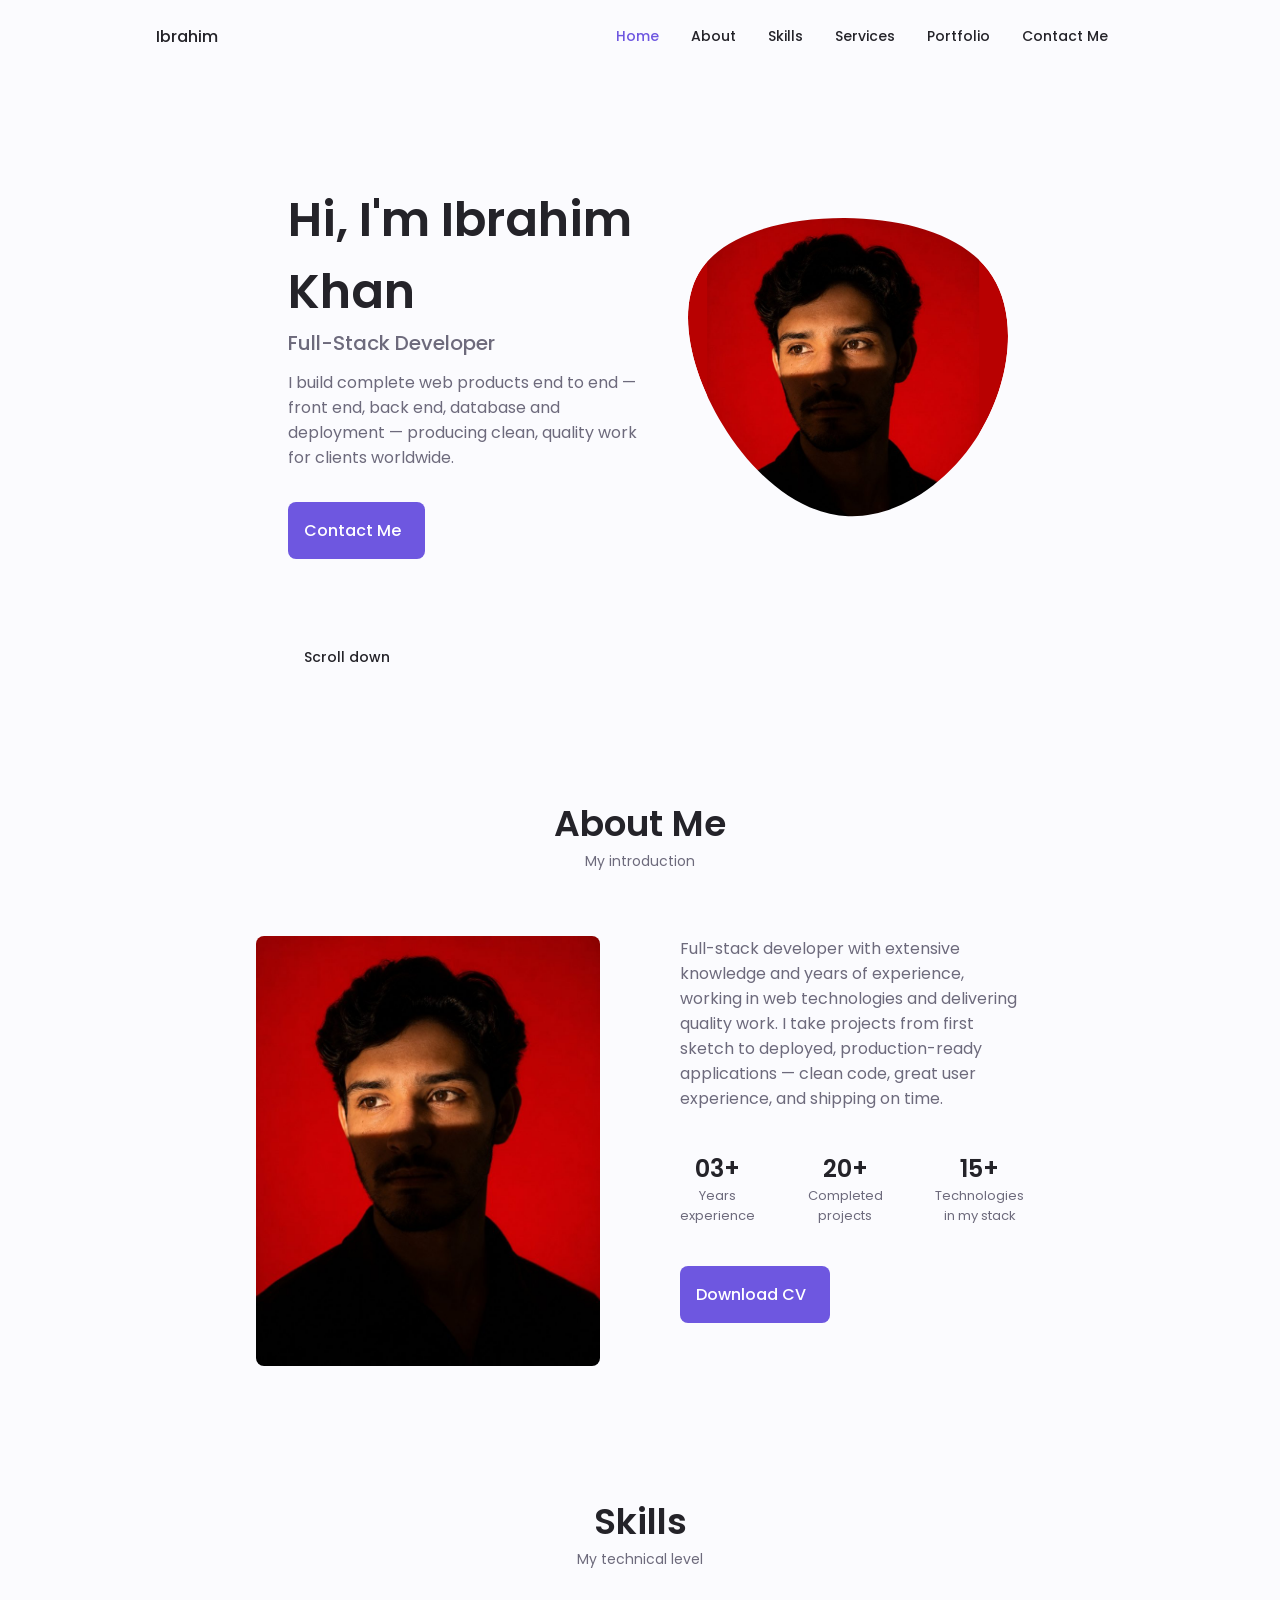
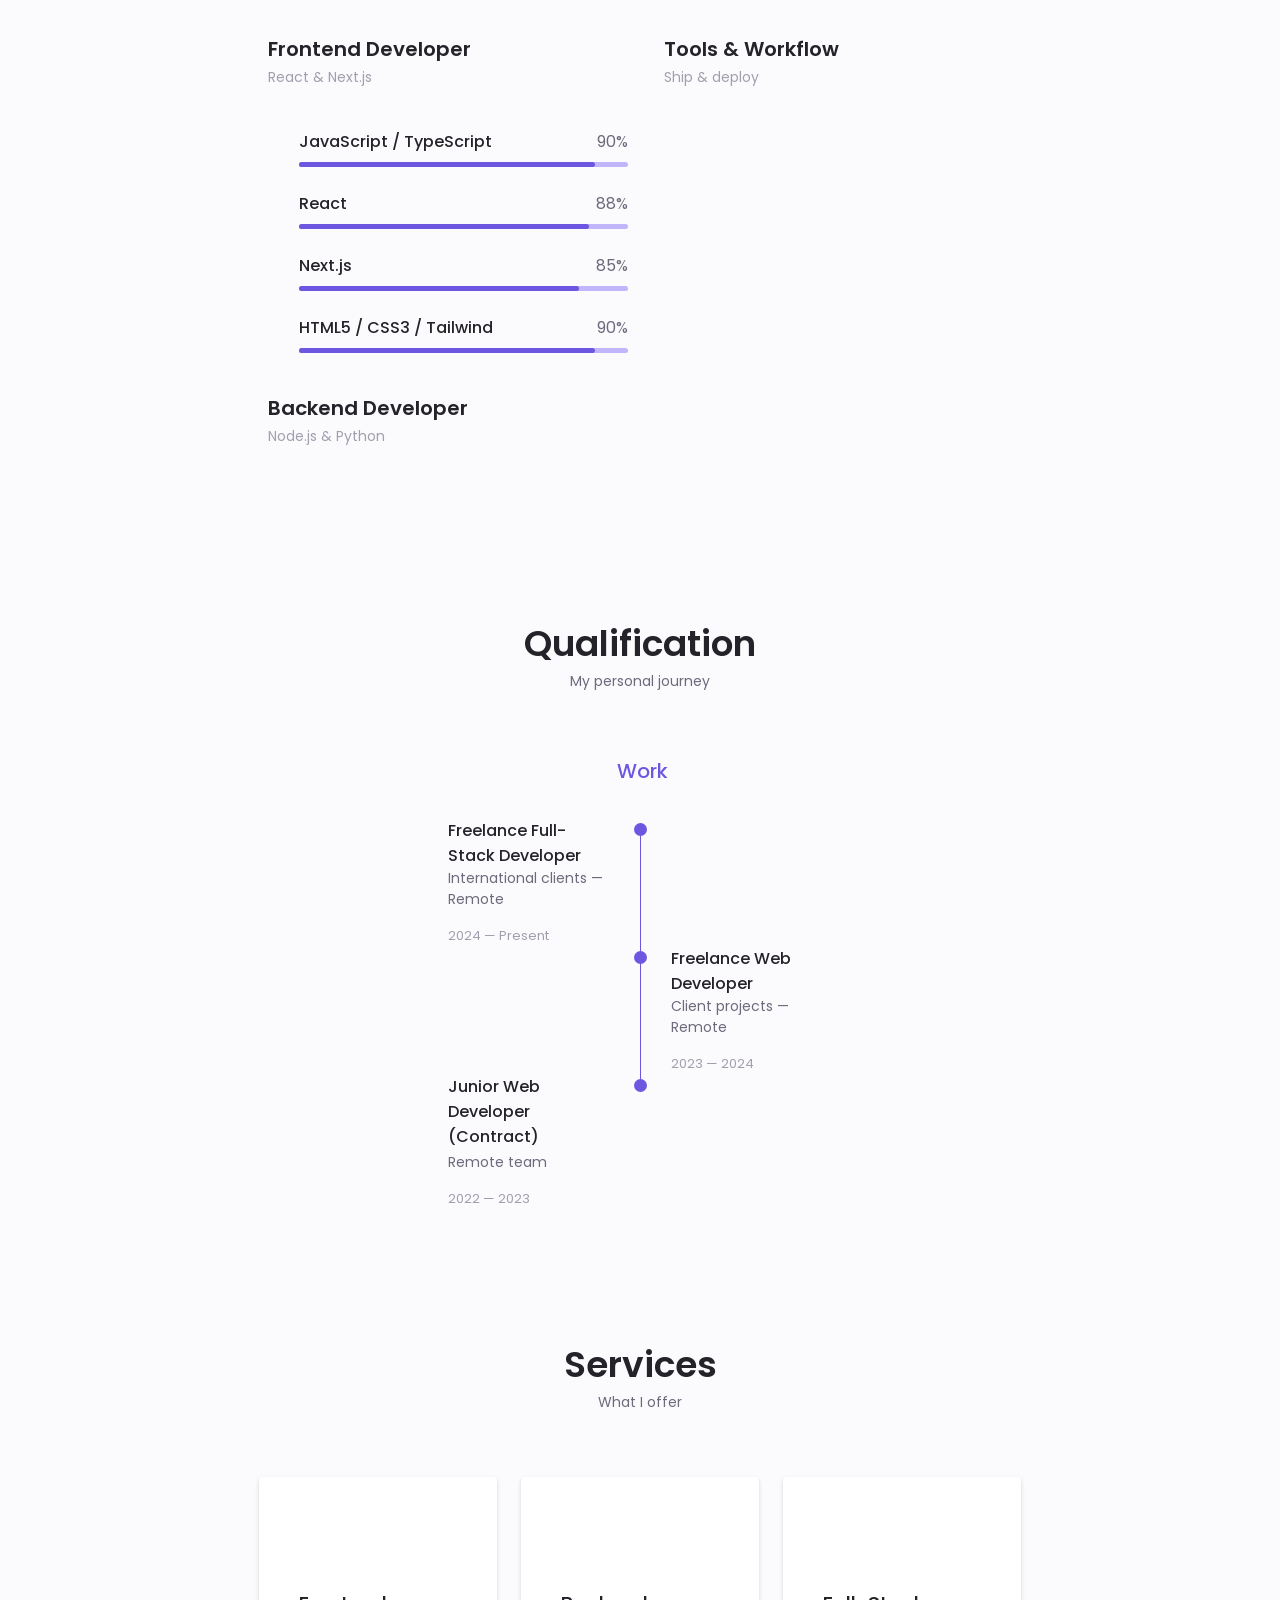
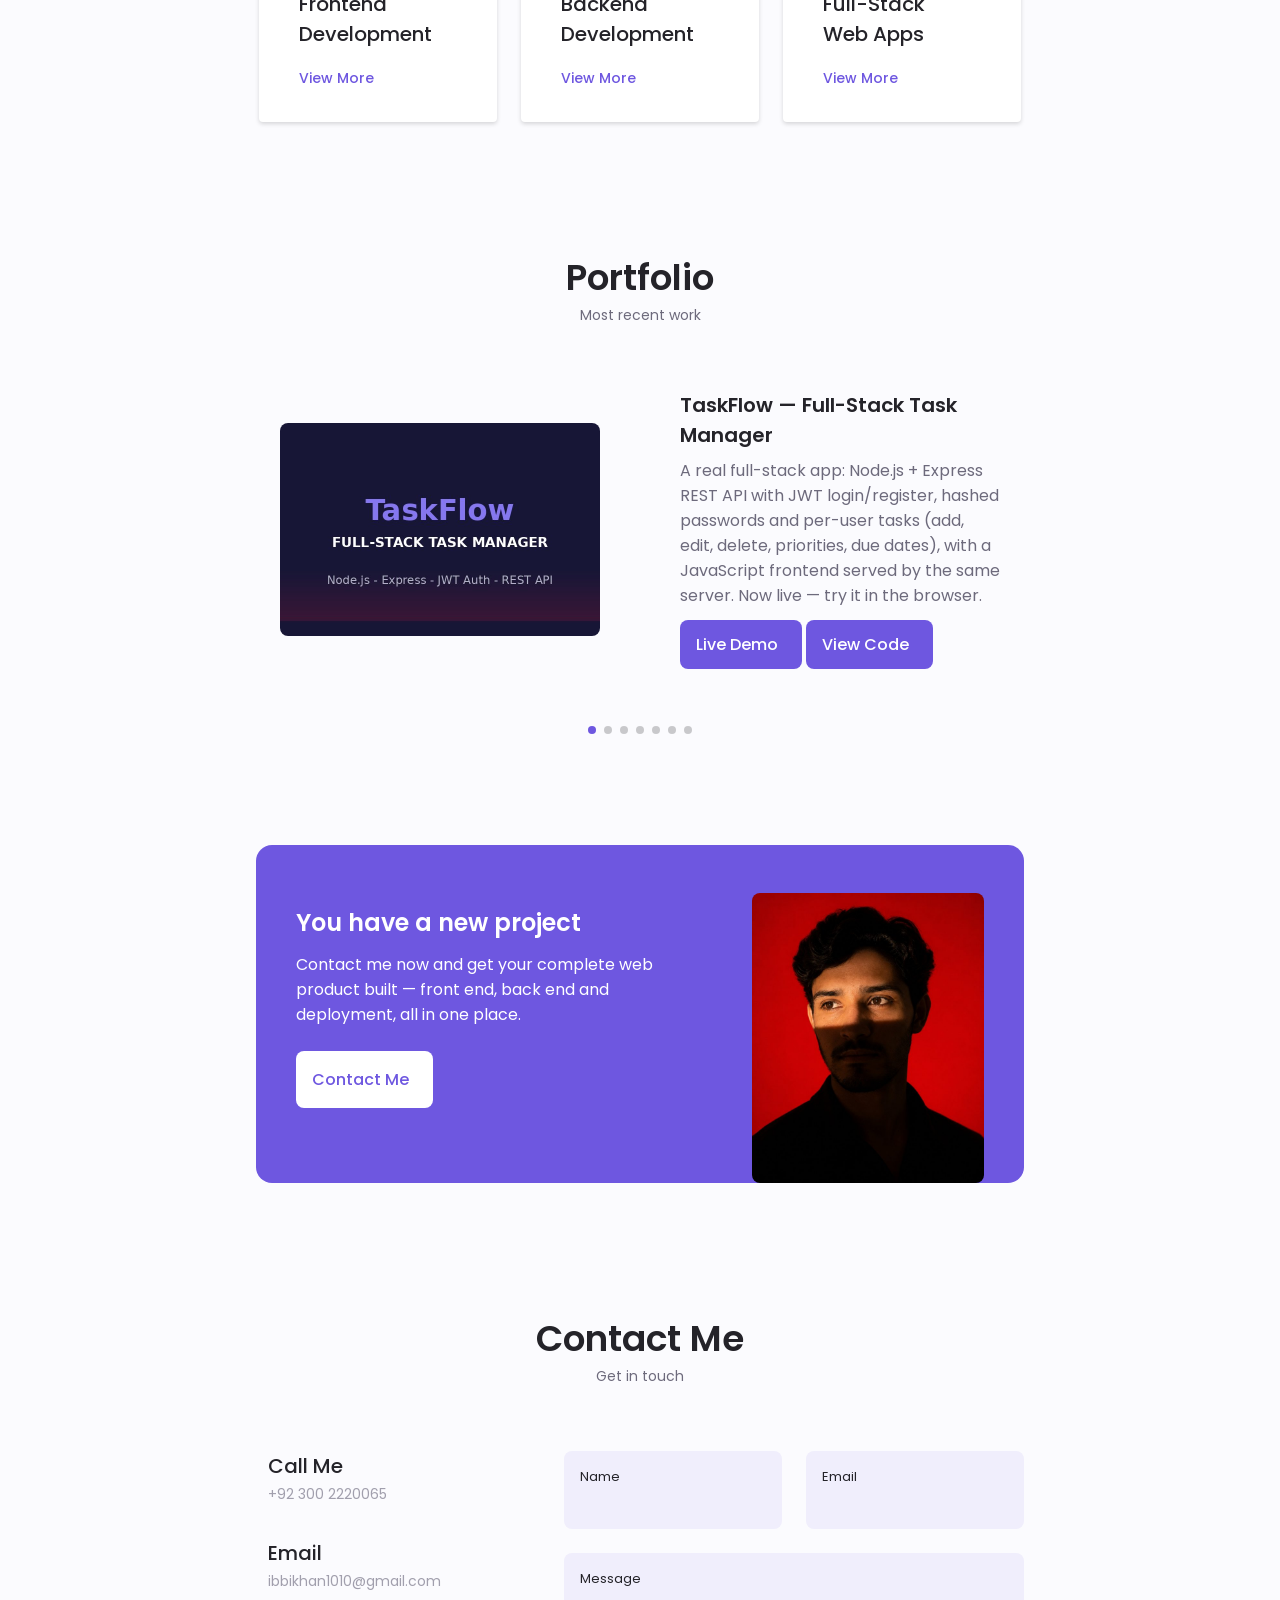
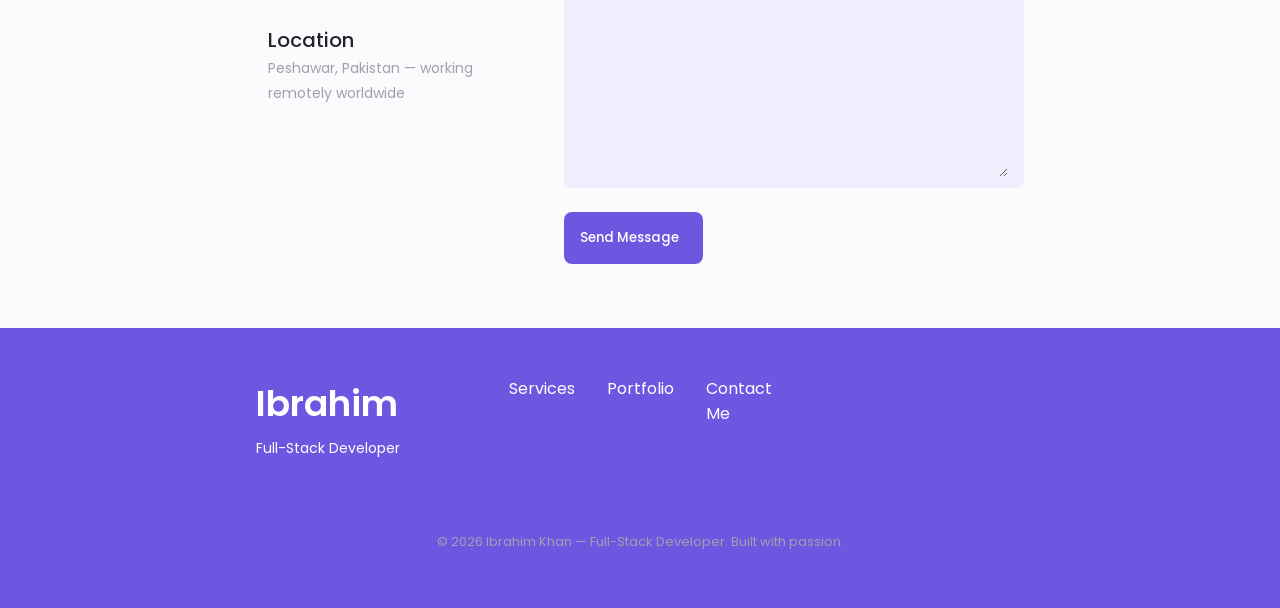
<file: index.html>
<!DOCTYPE html>
<html lang="en">
<head>
    <meta charset="UTF-8">
    <meta name="viewport" content="width=device-width, initial-scale=1.0">
    <meta name="description" content="Ibrahim Khan — Full-Stack Developer (React, Next.js, Node.js & Python), based in Peshawar, Pakistan. Open to remote work worldwide.">

    <!--==================== UNICONS ====================-->
    <link rel="stylesheet" href="https://unicons.iconscout.com/release/v4.0.8/css/line.css">

    <!--==================== SWIPER CSS ====================-->
    <link rel="stylesheet" href="swiper-bundle.min.css">

    <!--==================== CSS ====================-->
    <link rel="stylesheet" href="styles.css">

    <title>Ibrahim Khan — Full-Stack Developer</title>
</head>
<body>
    <!--==================== HEADER ====================-->
    <header class="header" id="header">
        <nav class="nav container">
            <a href="#" class="nav__logo">Ibrahim</a>

            <div class="nav__menu" id="nav-menu">
                <ul class="nav__list grid">
                    <li class="nav__item">
                        <a href="#home" class="nav__link active-link">
                            <i class="uil uil-estate nav__icon"></i> Home
                        </a>
                    </li>
                    <li class="nav__item">
                        <a href="#about" class="nav__link">
                            <i class="uil uil-user nav__icon"></i> About
                        </a>
                    </li>
                    <li class="nav__item">
                        <a href="#skills" class="nav__link">
                            <i class="uil uil-file-alt nav__icon"></i> Skills
                        </a>
                    </li>
                    <li class="nav__item">
                        <a href="#services" class="nav__link">
                            <i class="uil uil-briefcase-alt nav__icon"></i> Services
                        </a>
                    </li>
                    <li class="nav__item">
                        <a href="#portfolio" class="nav__link">
                            <i class="uil uil-scenery nav__icon"></i> Portfolio
                        </a>
                    </li>
                    <li class="nav__item">
                        <a href="#contact" class="nav__link">
                            <i class="uil uil-message nav__icon"></i> Contact Me
                        </a>
                    </li>
                </ul>
                <i class="uil uil-times nav__close" id="nav-close"></i>
            </div>

            <div class="nav__btns">
                <!-- Theme change button -->
                <i class="uil uil-moon change-theme" id="theme-button"></i>

                <div class="nav__toggle" id="nav-toggle">
                    <i class="uil uil-apps"></i>
                </div>
            </div>
        </nav>
    </header>

    <!--==================== MAIN ====================-->
    <main class="main">
        <!--==================== HOME ====================-->
        <section class="home section" id="home">
            <div class="home__container container grid">
                <div class="home__content grid">
                    <div class="home__social">
                        <a href="https://www.linkedin.com/in/ibrahim-khan-77bb30450/" target="_blank" class="home__social-icon">
                            <i class="uil uil-linkedin-alt"></i>
                        </a>
                        <a href="https://github.com/ibrahimx305" target="_blank" class="home__social-icon">
                            <i class="uil uil-github-alt"></i>
                        </a>
                        <a href="https://wa.me/923002220065" target="_blank" class="home__social-icon">
                            <i class="uil uil-whatsapp"></i>
                        </a>
                    </div>

                    <div class="home__img">
                        <svg class="home__blob" viewBox="0 0 200 187" xmlns="http://www.w3.org/2000/svg" xmlns:xlink="http://www.w3.org/1999/xlink">
                            <mask id="mask0" mask-type="alpha">
                                <path d="M190.312 36.4879C206.582 62.1187 201.309 102.826 182.328 134.186C163.346 165.547 130.807 187.559 100.226 186.353C69.6454 185.297 41.0228 161.023 21.7403 129.362C2.45775 97.8511 -7.48481 59.1033 6.67581 34.5279C20.9871 10.1032 59.7028 -0.149132 97.9666 0.00163737C136.23 0.303176 174.193 10.857 190.312 36.4879Z"/>
                            </mask>
                            <g mask="url(#mask0)">
                                <path style="fill:#b80101" d="M190.312 36.4879C206.582 62.1187 201.309 102.826 182.328 134.186C163.346 165.547 130.807 187.559 100.226 186.353C69.6454 185.297 41.0228 161.023 21.7403 129.362C2.45775 97.8511 -7.48481 59.1033 6.67581 34.5279C20.9871 10.1032 59.7028 -0.149132 97.9666 0.00163737C136.23 0.303176 174.193 10.857 190.312 36.4879Z"/>
                                <image class="home__blob-img" x="12" y="0" width="176" xlink:href="profile.jpg"/>
                            </g>
                        </svg>
                    </div>

                    <div class="home__data">
                        <h1 class="home__title">Hi, I'm Ibrahim Khan</h1>
                        <h3 class="home__subtitle">Full-Stack Developer</h3>
                        <p class="home__description">I build complete web products end to end — front end, back end, database and deployment — producing clean, quality work for clients worldwide.</p>
                        <a href="#contact" class="button button--flex">
                            Contact Me <i class="uil uil-message button__icon"></i>
                        </a>
                    </div>
                </div>

                <div class="home__scroll">
                    <a href="#about" class="home__scroll-button button--flex">
                        <i class="uil uil-mouse-alt home__scroll-mouse"></i>
                        <span class="home__scroll-name">Scroll down</span>
                        <i class="uil uil-arrow-down home__scroll-arrow"></i>
                    </a>
                </div>
            </div>
        </section>

        <!--==================== ABOUT ====================-->
        <section class="about section" id="about">
            <h2 class="section__title">About Me</h2>
            <span class="section__subtitle">My introduction</span>

            <div class="about__container container grid">
                <img src="profile.jpg" alt="Ibrahim Khan" class="about__img">

                <div class="about__data">
                    <p class="about__description">Full-stack developer with extensive knowledge and years of experience, working in web technologies and delivering quality work. I take projects from first sketch to deployed, production-ready applications — clean code, great user experience, and shipping on time.</p>

                    <div class="about__info">
                        <div>
                            <span class="about__info-title">03+</span>
                            <span class="about__info-name">Years <br> experience</span>
                        </div>
                        <div>
                            <span class="about__info-title">20+</span>
                            <span class="about__info-name">Completed <br> projects</span>
                        </div>
                        <div>
                            <span class="about__info-title">15+</span>
                            <span class="about__info-name">Technologies <br> in my stack</span>
                        </div>
                    </div>

                    <div class="about__buttons">
                        <a download="" href="ibrahim-khan-cv.pdf" class="button button--flex">
                            Download CV <i class="uil uil-download-alt button__icon"></i>
                        </a>
                    </div>
                </div>
            </div>
        </section>

        <!--==================== SKILLS ====================-->
        <section class="skills section" id="skills">
            <h2 class="section__title">Skills</h2>
            <span class="section__subtitle">My technical level</span>

            <div class="skills__container container grid">
                <div>
                    <!--==================== SKILLS 1 ====================-->
                    <div class="skills__content skills__open">
                        <div class="skills__header">
                            <i class="uil uil-brackets-curly skills__icon"></i>
                            <div>
                                <h1 class="skills__title">Frontend Developer</h1>
                                <span class="skills__subtitle">React & Next.js</span>
                            </div>
                            <i class="uil uil-angle-down skills__arrow"></i>
                        </div>

                        <div class="skills__list grid">
                            <div class="skills__data">
                                <div class="skills__titles">
                                    <h3 class="skills__name">JavaScript / TypeScript</h3>
                                    <span class="skills__number">90%</span>
                                </div>
                                <div class="skills__bar">
                                    <span class="skills__percentage skills__js"></span>
                                </div>
                            </div>
                            <div class="skills__data">
                                <div class="skills__titles">
                                    <h3 class="skills__name">React</h3>
                                    <span class="skills__number">88%</span>
                                </div>
                                <div class="skills__bar">
                                    <span class="skills__percentage skills__react"></span>
                                </div>
                            </div>
                            <div class="skills__data">
                                <div class="skills__titles">
                                    <h3 class="skills__name">Next.js</h3>
                                    <span class="skills__number">85%</span>
                                </div>
                                <div class="skills__bar">
                                    <span class="skills__percentage skills__next"></span>
                                </div>
                            </div>
                            <div class="skills__data">
                                <div class="skills__titles">
                                    <h3 class="skills__name">HTML5 / CSS3 / Tailwind</h3>
                                    <span class="skills__number">90%</span>
                                </div>
                                <div class="skills__bar">
                                    <span class="skills__percentage skills__html"></span>
                                </div>
                            </div>
                        </div>
                    </div>

                    <!--==================== SKILLS 2 ====================-->
                    <div class="skills__content skills__close">
                        <div class="skills__header">
                            <i class="uil uil-server-network skills__icon"></i>
                            <div>
                                <h1 class="skills__title">Backend Developer</h1>
                                <span class="skills__subtitle">Node.js & Python</span>
                            </div>
                            <i class="uil uil-angle-down skills__arrow"></i>
                        </div>

                        <div class="skills__list grid">
                            <div class="skills__data">
                                <div class="skills__titles">
                                    <h3 class="skills__name">Node.js / Express</h3>
                                    <span class="skills__number">85%</span>
                                </div>
                                <div class="skills__bar">
                                    <span class="skills__percentage skills__node"></span>
                                </div>
                            </div>
                            <div class="skills__data">
                                <div class="skills__titles">
                                    <h3 class="skills__name">Python / FastAPI</h3>
                                    <span class="skills__number">85%</span>
                                </div>
                                <div class="skills__bar">
                                    <span class="skills__percentage skills__python"></span>
                                </div>
                            </div>
                            <div class="skills__data">
                                <div class="skills__titles">
                                    <h3 class="skills__name">PostgreSQL</h3>
                                    <span class="skills__number">80%</span>
                                </div>
                                <div class="skills__bar">
                                    <span class="skills__percentage skills__postgres"></span>
                                </div>
                            </div>
                            <div class="skills__data">
                                <div class="skills__titles">
                                    <h3 class="skills__name">MongoDB</h3>
                                    <span class="skills__number">78%</span>
                                </div>
                                <div class="skills__bar">
                                    <span class="skills__percentage skills__mongo"></span>
                                </div>
                            </div>
                        </div>
                    </div>
                </div>

                <div>
                    <!--==================== SKILLS 3 ====================-->
                    <div class="skills__content skills__close">
                        <div class="skills__header">
                            <i class="uil uil-swatchbook skills__icon"></i>
                            <div>
                                <h1 class="skills__title">Tools & Workflow</h1>
                                <span class="skills__subtitle">Ship & deploy</span>
                            </div>
                            <i class="uil uil-angle-down skills__arrow"></i>
                        </div>

                        <div class="skills__list grid">
                            <div class="skills__data">
                                <div class="skills__titles">
                                    <h3 class="skills__name">Git / GitHub</h3>
                                    <span class="skills__number">90%</span>
                                </div>
                                <div class="skills__bar">
                                    <span class="skills__percentage skills__git"></span>
                                </div>
                            </div>
                            <div class="skills__data">
                                <div class="skills__titles">
                                    <h3 class="skills__name">REST APIs & Auth</h3>
                                    <span class="skills__number">88%</span>
                                </div>
                                <div class="skills__bar">
                                    <span class="skills__percentage skills__api"></span>
                                </div>
                            </div>
                            <div class="skills__data">
                                <div class="skills__titles">
                                    <h3 class="skills__name">Vercel / Docker</h3>
                                    <span class="skills__number">80%</span>
                                </div>
                                <div class="skills__bar">
                                    <span class="skills__percentage skills__deploy"></span>
                                </div>
                            </div>
                            <div class="skills__data">
                                <div class="skills__titles">
                                    <h3 class="skills__name">AI Coding Tools (Claude, Cursor)</h3>
                                    <span class="skills__number">92%</span>
                                </div>
                                <div class="skills__bar">
                                    <span class="skills__percentage skills__ai"></span>
                                </div>
                            </div>
                        </div>
                    </div>
                </div>
            </div>
        </section>

        <!--==================== QUALIFICATION ====================-->
        <section class="qualification section">
            <h2 class="section__title">Qualification</h2>
            <span class="section__subtitle">My personal journey</span>

            <div class="qualification__container container">
                <div class="qualification__tabs">
                    <div class="qualification__button button--flex qualification__active" data-target="#work">
                        <i class="uil uil-briefcase-alt qualification__icon"></i>
                        Work
                    </div>
                </div>

                <div class="qualification__sections">
                    <!--==================== QUALIFICATION CONTENT ====================-->
                    <div class="qualification__content qualification__active" data-content id="work">
                        <!--==================== QUALIFICATION 1 ====================-->
                        <div class="qualification__data">
                            <div>
                                <h3 class="qualification__title">Freelance Full-Stack Developer</h3>
                                <span class="qualification__subtitle">International clients — Remote</span>
                                <div class="qualification__calendar">
                                    <i class="uil uil-calendar-alt"></i>
                                    2024 — Present
                                </div>
                            </div>
                            <div>
                                <span class="qualification__rounder"></span>
                                <span class="qualification__line"></span>
                            </div>
                        </div>

                        <!--==================== QUALIFICATION 2 ====================-->
                        <div class="qualification__data">
                            <div></div>
                            <div>
                                <span class="qualification__rounder"></span>
                                <span class="qualification__line"></span>
                            </div>
                            <div>
                                <h3 class="qualification__title">Freelance Web Developer</h3>
                                <span class="qualification__subtitle">Client projects — Remote</span>
                                <div class="qualification__calendar">
                                    <i class="uil uil-calendar-alt"></i>
                                    2023 — 2024
                                </div>
                            </div>
                        </div>

                        <!--==================== QUALIFICATION 3 ====================-->
                        <div class="qualification__data">
                            <div>
                                <h3 class="qualification__title">Junior Web Developer (Contract)</h3>
                                <span class="qualification__subtitle">Remote team</span>
                                <div class="qualification__calendar">
                                    <i class="uil uil-calendar-alt"></i>
                                    2022 — 2023
                                </div>
                            </div>
                            <div>
                                <span class="qualification__rounder"></span>
                            </div>
                        </div>
                    </div>
                </div>
            </div>
        </section>

        <!--==================== SERVICES ====================-->
        <section class="services section" id="services">
            <h2 class="section__title">Services</h2>
            <span class="section__subtitle">What I offer</span>

            <div class="services__container container grid">
                <!--==================== SERVICES 1 ====================-->
                <div class="services__content">
                    <div>
                        <i class="uil uil-window-grid services__icon"></i>
                        <h3 class="services__title">Frontend <br> Development</h3>
                    </div>
                    <span class="button button--flex button--small button--link services__button">
                        View More
                        <i class="uil uil-arrow-right button__icon"></i>
                    </span>
                    <div class="services__modal">
                        <div class="services__modal-content">
                            <h4 class="services__modal-title">Frontend <br> Development</h4>
                            <i class="uil uil-times services__modal-close"></i>
                            <ul class="services__modal-services grid">
                                <li class="services__modal-service">
                                    <i class="uil uil-check-circle services__modal-icon"></i>
                                    <p>I develop the user interface with React and Next.js.</p>
                                </li>
                                <li class="services__modal-service">
                                    <i class="uil uil-check-circle services__modal-icon"></i>
                                    <p>Responsive web pages for mobile, tablet and desktop.</p>
                                </li>
                                <li class="services__modal-service">
                                    <i class="uil uil-check-circle services__modal-icon"></i>
                                    <p>I create smooth UX element interactions and animations.</p>
                                </li>
                                <li class="services__modal-service">
                                    <i class="uil uil-check-circle services__modal-icon"></i>
                                    <p>Figma designs converted to pixel-perfect code.</p>
                                </li>
                            </ul>
                        </div>
                    </div>
                </div>

                <!--==================== SERVICES 2 ====================-->
                <div class="services__content">
                    <div>
                        <i class="uil uil-arrow services__icon"></i>
                        <h3 class="services__title">Backend <br> Development</h3>
                    </div>
                    <span class="button button--flex button--small button--link services__button">
                        View More
                        <i class="uil uil-arrow-right button__icon"></i>
                    </span>
                    <div class="services__modal">
                        <div class="services__modal-content">
                            <h4 class="services__modal-title">Backend <br> Development</h4>
                            <i class="uil uil-times services__modal-close"></i>
                            <ul class="services__modal-services grid">
                                <li class="services__modal-service">
                                    <i class="uil uil-check-circle services__modal-icon"></i>
                                    <p>REST APIs with Node.js / Express and Python / FastAPI.</p>
                                </li>
                                <li class="services__modal-service">
                                    <i class="uil uil-check-circle services__modal-icon"></i>
                                    <p>Database design with PostgreSQL and MongoDB.</p>
                                </li>
                                <li class="services__modal-service">
                                    <i class="uil uil-check-circle services__modal-icon"></i>
                                    <p>Authentication, authorisation and secure sessions.</p>
                                </li>
                                <li class="services__modal-service">
                                    <i class="uil uil-check-circle services__modal-icon"></i>
                                    <p>Payments and third-party integrations (Stripe and more).</p>
                                </li>
                            </ul>
                        </div>
                    </div>
                </div>

                <!--==================== SERVICES 3 ====================-->
                <div class="services__content">
                    <div>
                        <i class="uil uil-rocket services__icon"></i>
                        <h3 class="services__title">Full-Stack <br> Web Apps</h3>
                    </div>
                    <span class="button button--flex button--small button--link services__button">
                        View More
                        <i class="uil uil-arrow-right button__icon"></i>
                    </span>
                    <div class="services__modal">
                        <div class="services__modal-content">
                            <h4 class="services__modal-title">Full-Stack <br> Web Apps</h4>
                            <i class="uil uil-times services__modal-close"></i>
                            <ul class="services__modal-services grid">
                                <li class="services__modal-service">
                                    <i class="uil uil-check-circle services__modal-icon"></i>
                                    <p>Complete products: SaaS dashboards, e-commerce, booking platforms.</p>
                                </li>
                                <li class="services__modal-service">
                                    <i class="uil uil-check-circle services__modal-icon"></i>
                                    <p>Everything from UI design to API, deployment and maintenance.</p>
                                </li>
                                <li class="services__modal-service">
                                    <i class="uil uil-check-circle services__modal-icon"></i>
                                    <p>Deployment on Vercel with CI/CD from GitHub.</p>
                                </li>
                                <li class="services__modal-service">
                                    <i class="uil uil-check-circle services__modal-icon"></i>
                                    <p>Fast delivery with modern AI-assisted development workflow.</p>
                                </li>
                            </ul>
                        </div>
                    </div>
                </div>
            </div>
        </section>

        <!--==================== PORTFOLIO ====================-->
        <section class="portfolio section" id="portfolio">
            <h2 class="section__title">Portfolio</h2>
            <span class="section__subtitle">Most recent work</span>

            <div class="portfolio__container container swiper-container">
                <div class="swiper-wrapper">
                    <!--==================== PORTFOLIO 1 ====================-->
                    <div class="portfolio__content grid swiper-slide">
                        <img src="taskflow-cover.jpg" alt="TaskFlow — Full-Stack Task Manager" class="portfolio__img">
                        <div class="portfolio__data">
                            <h3 class="portfolio__title">TaskFlow — Full-Stack Task Manager</h3>
                            <p class="portfolio__description">A real full-stack app: Node.js + Express REST API with JWT login/register, hashed passwords and per-user tasks (add, edit, delete, priorities, due dates), with a JavaScript frontend served by the same server. Now live — try it in the browser.</p>
                            <a href="https://taskflow-fullstack-wine.vercel.app" target="_blank" class="button button--flex button--small portfolio__button">
                                Live Demo
                                <i class="uil uil-arrow-right button__icon"></i>
                            </a>
                            <a href="https://github.com/ibrahimx305/taskflow-fullstack" target="_blank" class="button button--flex button--small portfolio__button">
                                View Code
                                <i class="uil uil-arrow-right button__icon"></i>
                            </a>
                        </div>
                    </div>

                    <!--==================== PORTFOLIO 2 ====================-->
                    <div class="portfolio__content grid swiper-slide">
                        <img src="shopapi-cover.jpg" alt="ShopAPI — FastAPI Store Backend" class="portfolio__img">
                        <div class="portfolio__data">
                            <h3 class="portfolio__title">ShopAPI — Python Backend (FastAPI)</h3>
                            <p class="portfolio__description">A pure backend REST API for a store: FastAPI + SQLite with JWT login, product management (owner-only editing), orders with stock control, and built-in Swagger docs at /docs. Fully tested end to end — and now live.</p>
                            <a href="https://shopapi-fastapi.vercel.app/docs" target="_blank" class="button button--flex button--small portfolio__button">
                                Live Demo
                                <i class="uil uil-arrow-right button__icon"></i>
                            </a>
                            <a href="https://github.com/ibrahimx305/shopapi-fastapi" target="_blank" class="button button--flex button--small portfolio__button">
                                View Code
                                <i class="uil uil-arrow-right button__icon"></i>
                            </a>
                        </div>
                    </div>

                    <!--==================== PORTFOLIO 3 ====================-->
                    <div class="portfolio__content grid swiper-slide">
                        <img src="cutpro-cover.png" alt="CutPro Studio" class="portfolio__img">
                        <div class="portfolio__data">
                            <h3 class="portfolio__title">CutPro Studio</h3>
                            <p class="portfolio__description">A full browser-based video editor — multi-track timeline, effects, auto captions and real MP4 export. Everything runs in the browser, no uploads, no server.</p>
                            <a href="https://ibrahimx305.github.io/cutpro-studio/" target="_blank" class="button button--flex button--small portfolio__button">
                                Live Demo
                                <i class="uil uil-arrow-right button__icon"></i>
                            </a>
                            <a href="https://github.com/ibrahimx305/cutpro-studio" target="_blank" class="button button--flex button--small portfolio__button">
                                View Code
                                <i class="uil uil-arrow-right button__icon"></i>
                            </a>
                        </div>
                    </div>

                    <!--==================== PORTFOLIO 3 ====================-->
                    <div class="portfolio__content grid swiper-slide">
                        <img src="netflix-cover.jpg" alt="Netflix UI Clone" class="portfolio__img">
                        <div class="portfolio__data">
                            <h3 class="portfolio__title">Netflix UI Clone</h3>
                            <p class="portfolio__description">A working Netflix interface clone in a single HTML file — content rows, hover cards, My List, live search and a trailer player.</p>
                            <a href="https://ibrahimx305.github.io/netflix-clone/" target="_blank" class="button button--flex button--small portfolio__button">
                                Live Demo
                                <i class="uil uil-arrow-right button__icon"></i>
                            </a>
                            <a href="https://github.com/ibrahimx305/netflix-clone" target="_blank" class="button button--flex button--small portfolio__button">
                                View Code
                                <i class="uil uil-arrow-right button__icon"></i>
                            </a>
                        </div>
                    </div>

                    <!--==================== PORTFOLIO 4 ====================-->
                    <div class="portfolio__content grid swiper-slide">
                        <img src="facebook-cover.jpg" alt="Facebook UI Clone" class="portfolio__img">
                        <div class="portfolio__data">
                            <h3 class="portfolio__title">Facebook UI Clone</h3>
                            <p class="portfolio__description">A working Facebook interface clone in a single HTML file — feed, stories, a working post composer, like/comment/share and live search.</p>
                            <a href="https://ibrahimx305.github.io/facebook-clone/" target="_blank" class="button button--flex button--small portfolio__button">
                                Live Demo
                                <i class="uil uil-arrow-right button__icon"></i>
                            </a>
                            <a href="https://github.com/ibrahimx305/facebook-clone" target="_blank" class="button button--flex button--small portfolio__button">
                                View Code
                                <i class="uil uil-arrow-right button__icon"></i>
                            </a>
                        </div>
                    </div>

                    <!--==================== PORTFOLIO 6 ====================-->
                    <div class="portfolio__content grid swiper-slide">
                        <img src="youtube-cover.jpg" alt="YouTube UI Clone" class="portfolio__img">
                        <div class="portfolio__data">
                            <h3 class="portfolio__title">YouTube UI Clone</h3>
                            <p class="portfolio__description">A working YouTube interface clone in a single HTML file — video grid, category chips, live search, a modal player with real playable videos and working likes.</p>
                            <a href="https://ibrahimx305.github.io/youtube-clone/" target="_blank" class="button button--flex button--small portfolio__button">
                                Live Demo
                                <i class="uil uil-arrow-right button__icon"></i>
                            </a>
                            <a href="https://github.com/ibrahimx305/youtube-clone" target="_blank" class="button button--flex button--small portfolio__button">
                                View Code
                                <i class="uil uil-arrow-right button__icon"></i>
                            </a>
                        </div>
                    </div>

                    <!--==================== PORTFOLIO 7 ====================-->
                    <div class="portfolio__content grid swiper-slide">
                        <img src="bg-poster.jpg" alt="Personal Portfolio Website" class="portfolio__img">
                        <div class="portfolio__data">
                            <h3 class="portfolio__title">Personal Portfolio Website</h3>
                            <p class="portfolio__description">This very website — a responsive personal portfolio with dark/light mode, smooth scrolling and a clean, pleasant user interface. Deployed on Vercel from GitHub.</p>
                            <a href="https://github.com/ibrahimx305/Personal-portfolio" target="_blank" class="button button--flex button--small portfolio__button">
                                View Code
                                <i class="uil uil-arrow-right button__icon"></i>
                            </a>
                        </div>
                    </div>
                </div>

                <!-- Add Arrows -->
                <div class="swiper-button-next">
                    <i class="uil uil-angle-right-b swiper-portfolio-icon"></i>
                </div>
                <div class="swiper-button-prev">
                    <i class="uil uil-angle-left-b swiper-portfolio-icon"></i>
                </div>

                <!-- Add Pagination -->
                <div class="swiper-pagination"></div>
            </div>
        </section>

        <!--==================== PROJECT IN MIND ====================-->
        <section class="project section">
            <div class="project__bg">
                <div class="project__container container grid">
                    <div class="project__data">
                        <h2 class="project__title">You have a new project</h2>
                        <p class="project__description">Contact me now and get your complete web product built — front end, back end and deployment, all in one place.</p>
                        <a href="#contact" class="button button--flex button--white">
                            Contact Me
                            <i class="uil uil-message project__icon button__icon"></i>
                        </a>
                    </div>
                    <img src="profile.jpg" alt="Ibrahim Khan" class="project__img">
                </div>
            </div>
        </section>

        <!--==================== CONTACT ME ====================-->
        <section class="contact section" id="contact">
            <h2 class="section__title">Contact Me</h2>
            <span class="section__subtitle">Get in touch</span>

            <div class="contact__container container grid">
                <div>
                    <div class="contact__information">
                        <i class="uil uil-phone contact__icon"></i>
                        <div>
                            <h3 class="contact__title">Call Me</h3>
                            <span class="contact__subtitle">+92 300 2220065</span>
                        </div>
                    </div>

                    <div class="contact__information">
                        <i class="uil uil-envelope contact__icon"></i>
                        <div>
                            <h3 class="contact__title">Email</h3>
                            <span class="contact__subtitle">ibbikhan1010@gmail.com</span>
                        </div>
                    </div>

                    <div class="contact__information">
                        <i class="uil uil-map-marker contact__icon"></i>
                        <div>
                            <h3 class="contact__title">Location</h3>
                            <span class="contact__subtitle">Peshawar, Pakistan — working remotely worldwide</span>
                        </div>
                    </div>
                </div>

                <form action="https://formsubmit.co/ibbikhan1010@gmail.com" method="POST" class="contact__form grid" id="contact-form">
                    <input type="hidden" name="_subject" value="New message from your portfolio website">
                    <input type="hidden" name="_template" value="table">
                    <input type="hidden" name="_captcha" value="false">
                    <input type="hidden" name="_next" value="https://ibrahim-khan-portfolio.vercel.app/">
                    <div class="contact__inputs grid">
                        <div class="contact__content">
                            <label for="cf-name" class="contact__label">Name</label>
                            <input type="text" name="name" id="cf-name" class="contact__input" required>
                        </div>
                        <div class="contact__content">
                            <label for="cf-email" class="contact__label">Email</label>
                            <input type="email" name="email" id="cf-email" class="contact__input" required>
                        </div>
                    </div>
                    <div class="contact__content">
                        <label for="cf-message" class="contact__label">Message</label>
                        <textarea name="message" id="cf-message" cols="0" rows="7" class="contact__input" required></textarea>
                    </div>

                    <div>
                        <button type="submit" class="button button--flex" style="border:none;cursor:pointer;font-family:inherit;">
                            Send Message
                            <i class="uil uil-message button__icon"></i>
                        </button>
                    </div>
                </form>
            </div>
        </section>
    </main>

    <!--==================== FOOTER ====================-->
    <footer class="footer">
        <div class="footer__bg">
            <div class="footer__container container grid">
                <div>
                    <h1 class="footer__title">Ibrahim</h1>
                    <span class="footer__subtitle">Full-Stack Developer</span>
                </div>

                <ul class="footer__links">
                    <li>
                        <a href="#services" class="footer__link">Services</a>
                    </li>
                    <li>
                        <a href="#portfolio" class="footer__link">Portfolio</a>
                    </li>
                    <li>
                        <a href="#contact" class="footer__link">Contact Me</a>
                    </li>
                </ul>

                <div class="footer__socials">
                    <a href="https://www.linkedin.com/in/ibrahim-khan-77bb30450/" target="_blank" class="footer__social">
                        <i class="uil uil-linkedin-alt"></i>
                    </a>
                    <a href="https://github.com/ibrahimx305" target="_blank" class="footer__social">
                        <i class="uil uil-github-alt"></i>
                    </a>
                    <a href="https://wa.me/923002220065" target="_blank" class="footer__social">
                        <i class="uil uil-whatsapp"></i>
                    </a>
                </div>
            </div>

            <p class="footer__copy">&#169; 2026 Ibrahim Khan — Full-Stack Developer. Built with passion.</p>
        </div>
    </footer>

    <!--==================== SCROLL TOP ====================-->
    <a href="#" class="scrollup" id="scroll-up">
        <i class="uil uil-arrow-up scrollup__icon"></i>
    </a>

    <!--==================== SWIPER JS ====================-->
    <script src="swiper-bundle.min.js"></script>

    <!--==================== MAIN JS ====================-->
    <script src="script.js"></script>
</body>
</html>
</file>
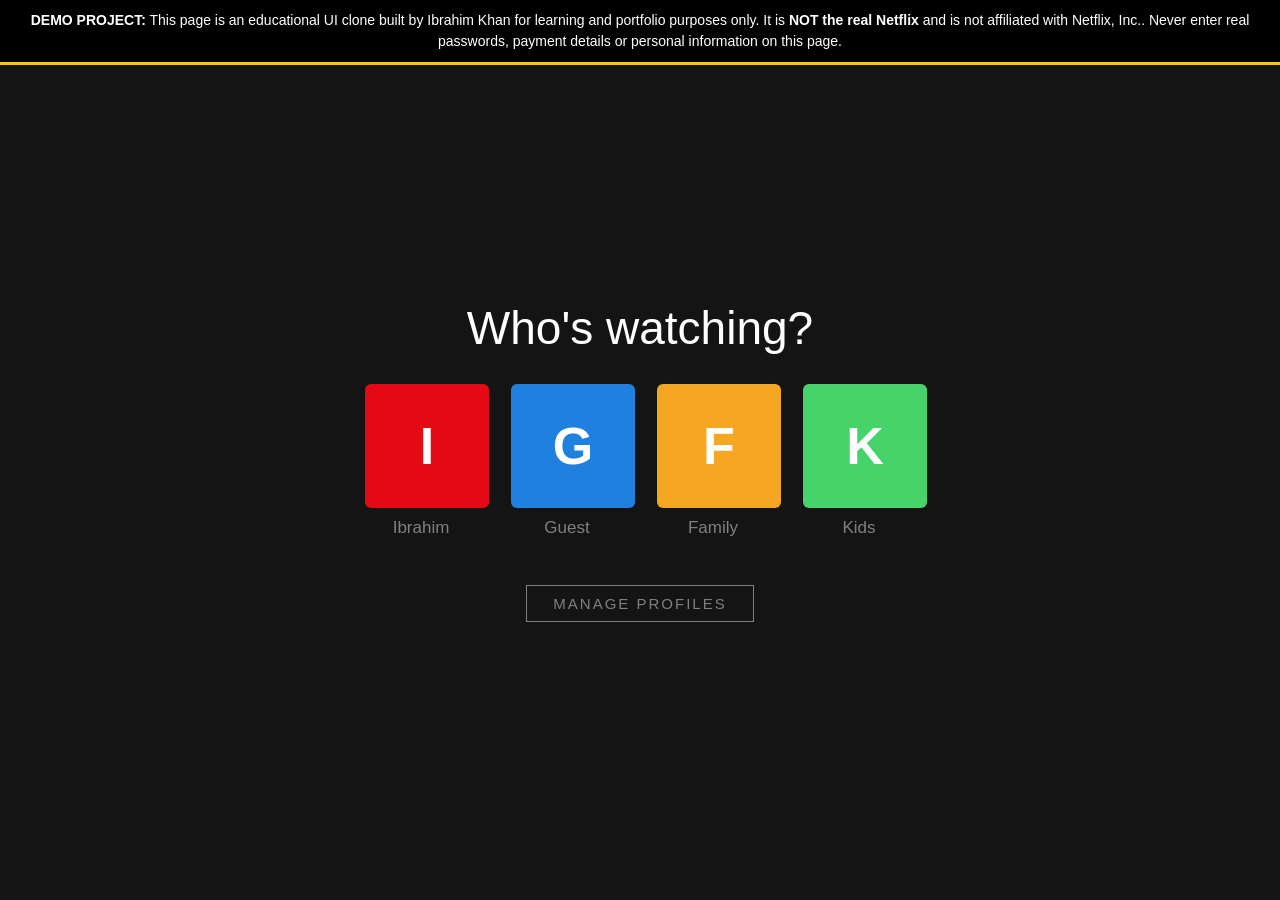
<file: clones/netflix-clone/index.html>
<!doctype html>
<html lang="en">
<head>
<meta charset="utf-8">
<meta name="viewport" content="width=device-width, initial-scale=1">
<title>Netflix Clone — Demo UI</title>
<style>
  * { box-sizing: border-box; margin: 0; }
  body { background: #141414; color: #fff; font-family: "Helvetica Neue", Arial, sans-serif; overflow-x: hidden; }
  button { font: inherit; cursor: pointer; }
  /* ---------- profile gate ---------- */
  #gate { position: fixed; inset: 0; background: #141414; z-index: 60; display: flex; flex-direction: column; }
  #gate .g-logo { color: #e50914; font-size: 34px; font-weight: 900; letter-spacing: 2px; padding: 22px 48px; }
  .g-mid { flex: 1; display: flex; flex-direction: column; align-items: center; justify-content: center; padding: 0 16px 60px; }
  .g-mid h1 { font-size: clamp(26px, 4.5vw, 46px); font-weight: 500; margin-bottom: 28px; }
  .g-row { display: flex; gap: 22px; flex-wrap: wrap; justify-content: center; }
  .g-prof { background: none; border: 0; color: #808080; text-align: center; width: 124px; }
  .g-ava { width: 124px; height: 124px; border-radius: 6px; display: grid; place-items: center; font-size: 52px; font-weight: 800; color: #fff; margin-bottom: 10px; border: 3px solid transparent; }
  .g-prof:hover .g-ava, .g-prof:focus .g-ava { border-color: #fff; }
  .g-prof:hover { color: #fff; }
  .g-prof span { font-size: 17px; }
  .g-manage { margin-top: 46px; background: none; border: 1px solid #808080; color: #808080; padding: 9px 26px; font-size: 15px; letter-spacing: 2px; }
  .g-manage:hover { border-color: #fff; color: #fff; }
  /* ---------- nav ---------- */
  nav { position: fixed; top: 0; left: 0; right: 0; z-index: 40; display: flex; align-items: center; gap: 26px; padding: 14px 48px; background: linear-gradient(#000c, transparent); transition: background .3s; }
  nav.solid { background: #141414; }
  .logo { color: #e50914; font-size: 27px; font-weight: 900; letter-spacing: 1px; }
  .links { display: flex; gap: 18px; font-size: 14px; color: #e5e5e5; }
  .links a { cursor: pointer; } .links a:hover { color: #b3b3b3; }
  .sp { flex: 1; }
  .search { display: flex; align-items: center; gap: 6px; }
  .search input { width: 0; opacity: 0; transition: .3s; background: #000; border: 1px solid #fff; color: #fff; padding: 6px 10px; }
  .search.open input { width: 200px; opacity: 1; }
  .icon-btn { background: none; border: 0; color: #fff; font-size: 18px; }
  .prof-wrap { position: relative; }
  .avatar { border-radius: 4px; display: grid; place-items: center; font-weight: 800; cursor: pointer; border: 0; color: #fff; font-size: 16px; padding: 7px 9px; }
  .caret { font-size: 10px; margin-left: 5px; vertical-align: middle; }
  .dropdown { position: absolute; right: 0; top: 46px; width: 210px; background: #000e; border: 1px solid #333; padding: 10px 0; display: none; }
  .prof-wrap.open .dropdown { display: block; }
  .dropdown button { display: flex; align-items: center; gap: 10px; width: 100%; background: none; border: 0; color: #fff; text-align: left; padding: 7px 14px; font-size: 13.5px; }
  .dropdown button:hover { text-decoration: underline; }
  .dropdown .mini { width: 26px; height: 26px; border-radius: 3px; display: grid; place-items: center; font-weight: 800; font-size: 12px; color: #fff; flex: none; }
  .dropdown hr { border: 0; border-top: 1px solid #333; margin: 8px 0; }
  /* ---------- hero / rows ---------- */
  .hero { position: relative; height: 78vh; min-height: 440px; background: #000 url('https://images.unsplash.com/photo-1536440136628-849c177e76a1?q=80&w=1600&auto=format&fit=crop') center/cover; }
  .hero::after { content: ""; position: absolute; inset: 0; background: linear-gradient(77deg, #000d 20%, transparent 60%), linear-gradient(transparent 55%, #141414); }
  .hero-in { position: absolute; z-index: 2; left: 48px; bottom: 24%; max-width: 560px; }
  .hero-in .tag { color: #e50914; font-weight: 800; letter-spacing: 3px; font-size: 14px; }
  .hero-in h1 { font-size: clamp(34px, 6vw, 62px); line-height: 1.02; margin: 8px 0 14px; }
  .hero-in p { color: #ddd; font-size: 16.5px; text-shadow: 0 1px 4px #000; }
  .hero-btns { display: flex; gap: 10px; margin-top: 20px; }
  .play { background: #fff; color: #000; border: 0; border-radius: 4px; padding: 10px 26px; font-weight: 700; font-size: 17px; }
  .more { background: #6d6d6eb3; color: #fff; border: 0; border-radius: 4px; padding: 10px 22px; font-weight: 700; font-size: 17px; }
  main { position: relative; z-index: 3; margin-top: -70px; padding-bottom: 30px; }
  .row { margin: 0 0 26px 48px; }
  .row h2 { font-size: 19px; margin-bottom: 10px; }
  .track { display: flex; gap: 8px; overflow-x: auto; padding-bottom: 8px; scrollbar-width: thin; }
  .card { position: relative; flex: 0 0 250px; border-radius: 5px; overflow: hidden; background: #222; cursor: pointer; transition: transform .25s; }
  .card:hover { transform: scale(1.06); z-index: 5; }
  .card video { width: 100%; height: 141px; object-fit: cover; display: block; background: #000; }
  .card .meta { padding: 9px 10px 11px; }
  .card .meta b { font-size: 14px; display: block; }
  .card .meta small { color: #46d369; font-weight: 700; }
  .card .meta .yr { color: #bcbcbc; font-weight: 400; margin-left: 6px; }
  .card .acts { display: flex; gap: 6px; margin-top: 8px; }
  .card .acts button { border: 1.5px solid #888; background: #2a2a2acc; color: #fff; border-radius: 50%; width: 30px; height: 30px; font-size: 13px; }
  .card .acts button:hover { border-color: #fff; }
  .card .acts button.in { background: #fff; color: #000; border-color: #fff; }
  .empty { color: #999; padding: 30px 48px; }
  dialog { border: 0; padding: 0; background: #181818; color: #fff; width: min(880px, 94vw); border-radius: 8px; }
  dialog::backdrop { background: #000b; }
  dialog video { width: 100%; max-height: 62vh; background: #000; display: block; }
  .dlg-in { padding: 20px 26px 26px; } .dlg-in h3 { font-size: 24px; margin-bottom: 8px; } .dlg-in p { color: #d2d2d2; line-height: 1.55; }
  .x { position: absolute; top: 10px; right: 12px; background: #181818; color: #fff; border: 0; border-radius: 50%; width: 34px; height: 34px; font-size: 16px; z-index: 2; }
  footer { color: #737373; font-size: 13px; padding: 26px 48px 34px; line-height: 1.7; }
  #toast { position: fixed; left: 50%; bottom: 26px; transform: translateX(-50%) translateY(80px); background: #fff; color: #000; padding: 11px 20px; border-radius: 4px; font-weight: 600; transition: .3s; z-index: 80; }
  #toast.on { transform: translateX(-50%); }
  @media (max-width: 760px) { nav, .hero-in { padding-left: 18px; left: 18px; } .links { display: none; } .row { margin-left: 18px; } .g-logo { padding: 18px; } }
</style>
</head>
<body>
<div class="demo-banner-ik" style="position:relative;z-index:99999;background:#000;color:#fff;font-family:Arial,Helvetica,sans-serif;font-size:14px;line-height:1.5;text-align:center;padding:10px 14px;border-bottom:3px solid #f5c518;"><strong>DEMO PROJECT:</strong> This page is an educational UI clone built by Ibrahim Khan for learning and portfolio purposes only. It is <strong>NOT the real Netflix</strong> and is not affiliated with Netflix, Inc.. Never enter real passwords, payment details or personal information on this page.</div>

<!-- ================= WHO'S WATCHING ================= -->
<div id="gate">
  <div class="g-logo">NETFLIX<span style="font-size:13px;letter-spacing:0;color:#999;font-weight:400"> clone</span></div>
  <div class="g-mid">
    <h1>Who's watching?</h1>
    <div class="g-row" id="gRow"></div>
    <button class="g-manage" onclick="toast('Profile management is a demo here')">MANAGE PROFILES</button>
  </div>
</div>

<!-- ================= APP ================= -->
<div id="app" hidden>
  <nav id="nav">
    <div class="logo">NETFLIX</div>
    <div class="links"><a>Home</a><a>TV Shows</a><a>Movies</a><a>New &amp; Popular</a><a onclick="jumpList()">My List</a></div>
    <div class="sp"></div>
    <div class="search" id="searchBox">
      <button class="icon-btn" onclick="document.getElementById('searchBox').classList.toggle('open');document.getElementById('q').focus()">🔍</button>
      <input id="q" placeholder="Titles, people, genres" oninput="render()">
    </div>
    <div class="prof-wrap" id="profWrap">
      <button class="avatar" id="navAvatar" onclick="document.getElementById('profWrap').classList.toggle('open')">I<span class="caret">▼</span></button>
      <div class="dropdown" id="dropdown"></div>
    </div>
  </nav>

  <section class="hero">
    <div class="hero-in">
      <div class="tag">N &nbsp;SERIES</div>
      <h1>Big Buck Bunny</h1>
      <p>A giant rabbit takes hilarious revenge on three bullying rodents in this open-source animated classic. Watch the full short film, free.</p>
      <div class="hero-btns">
        <button class="play" onclick="playVid(0)">▶ Play</button>
        <button class="more" onclick="playVid(0)">ⓘ More Info</button>
      </div>
    </div>
  </section>

  <main id="rows"></main>
  <footer>Demo UI clone built by Ibrahim Khan for learning &amp; portfolio purposes. Not affiliated with Netflix. Sample videos: Blender Foundation open movies (CC BY 3.0).<br><span id="footProf"></span></footer>
</div>

<dialog id="dlg">
  <button class="x" onclick="closeDlg()">✕</button>
  <video id="dlgVid" controls playsinline></video>
  <div class="dlg-in"><h3 id="dlgT"></h3><p id="dlgD"></p></div>
</dialog>
<div id="toast"></div>

<script>
const PROFILES = [
  { name: 'Ibrahim', color: '#e50914', kids: false },
  { name: 'Guest', color: '#1f80e0', kids: false },
  { name: 'Family', color: '#f5a623', kids: false },
  { name: 'Kids', color: '#46d369', kids: true },
];
let current = PROFILES[0];

const V = [
  { t:'Big Buck Bunny', y:2008, m:'98% Match', d:'A giant gentle rabbit takes revenge on three bullying rodents. Blender Foundation open movie.', src:'https://storage.googleapis.com/gtv-videos-bucket/sample/BigBuckBunny.mp4', poster:'https://storage.googleapis.com/gtv-videos-bucket/sample/images/BigBuckBunny.jpg' },
  { t:'Elephants Dream', y:2006, m:'91% Match', d:'Two travellers explore a strange, infinite machine. The first open movie ever made.', src:'https://storage.googleapis.com/gtv-videos-bucket/sample/ElephantsDream.mp4', poster:'https://storage.googleapis.com/gtv-videos-bucket/sample/images/ElephantsDream.jpg' },
  { t:'Sintel', y:2010, m:'97% Match', d:'A lonely young woman searches for the dragon she once befriended. A Blender Foundation fantasy.', src:'https://storage.googleapis.com/gtv-videos-bucket/sample/Sintel.mp4', poster:'https://storage.googleapis.com/gtv-videos-bucket/sample/images/Sintel.jpg' },
  { t:'Tears of Steel', y:2012, m:'89% Match', d:'Scientists in future Amsterdam stage a desperate experiment to save humanity from robots.', src:'https://storage.googleapis.com/gtv-videos-bucket/sample/TearsOfSteel.mp4', poster:'https://storage.googleapis.com/gtv-videos-bucket/sample/images/TearsOfSteel.jpg' },
  { t:'For Bigger Blazes', y:2014, m:'94% Match', d:'A Google Chromecast showcase short — bigger blazes, bigger fun.', src:'https://storage.googleapis.com/gtv-videos-bucket/sample/ForBiggerBlazes.mp4', poster:'https://storage.googleapis.com/gtv-videos-bucket/sample/images/ForBiggerBlazes.jpg' },
  { t:'For Bigger Escapes', y:2014, m:'92% Match', d:'A Chromecast showcase short about great escapes.', src:'https://storage.googleapis.com/gtv-videos-bucket/sample/ForBiggerEscapes.mp4', poster:'https://storage.googleapis.com/gtv-videos-bucket/sample/images/ForBiggerEscapes.jpg' },
  { t:'For Bigger Fun', y:2014, m:'95% Match', d:'A Chromecast showcase short — for bigger fun.', src:'https://storage.googleapis.com/gtv-videos-bucket/sample/ForBiggerFun.mp4', poster:'https://storage.googleapis.com/gtv-videos-bucket/sample/images/ForBiggerFun.jpg' },
  { t:'For Bigger Joyrides', y:2014, m:'90% Match', d:'A Chromecast showcase short — joyrides, supersized.', src:'https://storage.googleapis.com/gtv-videos-bucket/sample/ForBiggerJoyrides.mp4', poster:'https://storage.googleapis.com/gtv-videos-bucket/sample/images/ForBiggerJoyrides.jpg' },
  { t:'For Bigger Meltdowns', y:2014, m:'93% Match', d:'A Chromecast showcase short — meltdowns, supersized.', src:'https://storage.googleapis.com/gtv-videos-bucket/sample/ForBiggerMeltdowns.mp4', poster:'https://storage.googleapis.com/gtv-videos-bucket/sample/images/ForBiggerMeltdowns.jpg' },
  { t:'Subaru Outback Commercial', y:2015, m:'85% Match', d:'A sample car commercial from the Google sample bucket.', src:'https://storage.googleapis.com/gtv-videos-bucket/sample/SubaruOutbackOnStreetAndDirt.mp4', poster:'https://storage.googleapis.com/gtv-videos-bucket/sample/images/SubaruOutbackOnStreetAndDirt.jpg' },
  { t:'Volkswagen GTI Commercial', y:2015, m:'84% Match', d:'A sample car commercial from the Google sample bucket.', src:'https://storage.googleapis.com/gtv-videos-bucket/sample/VolkswagenGTIReview.mp4', poster:'https://storage.googleapis.com/gtv-videos-bucket/sample/images/VolkswagenGTIReview.jpg' },
];
let myList = new Set();

function toast(msg){ const t = document.getElementById('toast'); t.textContent = msg; t.classList.add('on'); clearTimeout(t._h); t._h = setTimeout(() => t.classList.remove('on'), 2400); }

/* ---------- profiles ---------- */
function renderGate(){
  document.getElementById('gRow').innerHTML = PROFILES.map((p, i) => `
    <button class="g-prof" onclick="enterApp(${i})">
      <div class="g-ava" style="background:${p.color}">${p.name[0]}</div><span>${p.name}</span>
    </button>`).join('');
}
function enterApp(i){
  current = PROFILES[i];
  document.getElementById('gate').style.display = 'none';
  document.getElementById('app').hidden = false;
  const av = document.getElementById('navAvatar');
  av.style.background = current.color;
  av.innerHTML = current.name[0] + '<span class="caret">▼</span>';
  document.getElementById('footProf').textContent = 'Watching as: ' + current.name + (current.kids ? ' (Kids profile)' : '');
  document.getElementById('profWrap').classList.remove('open');
  renderDropdown(); render();
  toast('Welcome, ' + current.name);
}
function backToGate(){
  document.getElementById('profWrap').classList.remove('open');
  document.getElementById('app').hidden = true;
  document.getElementById('gate').style.display = 'flex';
  window.scrollTo(0, 0);
}
function renderDropdown(){
  const others = PROFILES.map((p, i) => ({ p, i })).filter(x => x.p.name !== current.name);
  document.getElementById('dropdown').innerHTML =
    others.map(({ p, i }) => `<button onclick="enterApp(${i})"><span class="mini" style="background:${p.color}">${p.name[0]}</span>${p.name}</button>`).join('')
    + '<hr>'
    + '<button onclick="toast(\'Account page is a demo here\')">Account</button>'
    + '<button onclick="toast(\'Help Centre is a demo here\')">Help Centre</button>'
    + '<hr>'
    + '<button onclick="backToGate()">Sign out of Netflix</button>';
}
document.addEventListener('click', e => {
  const w = document.getElementById('profWrap');
  if (w && !w.contains(e.target)) w.classList.remove('open');
});

/* ---------- catalogue ---------- */
function card(i){
  const v = V[i]; const inList = myList.has(i);
  return `<div class="card" onclick="playVid(${i})">
    <video src="${v.src}" poster="${v.poster}" muted preload="none"
      onmouseenter="this.play()" onmouseleave="this.pause();this.currentTime=0"></video>
    <div class="meta"><b>${v.t}</b><small>${v.m}</small><span class="yr">${v.y}</span>
      <div class="acts">
        <button title="Play" onclick="event.stopPropagation();playVid(${i})">▶</button>
        <button title="My List" class="${inList ? 'in' : ''}" onclick="event.stopPropagation();toggleList(${i})">${inList ? '✓' : '+'}</button>
        <button title="More info" onclick="event.stopPropagation();playVid(${i})">⌄</button>
      </div></div></div>`;
}
function render(){
  const q = document.getElementById('q').value.trim().toLowerCase();
  const main = document.getElementById('rows');
  if (q){
    const hits = V.map((v, i) => ({ v, i })).filter(x => x.v.t.toLowerCase().includes(q));
    main.innerHTML = hits.length
      ? `<section class="row"><h2>Results for "${q}"</h2><div class="track">${hits.map(x => card(x.i)).join('')}</div></section>`
      : '<div class="empty">No titles matched your search. Try "bunny", "sintel" or "dream".</div>';
    return;
  }
  const rows = [
    ['Trending Now', [0, 2, 4, 1, 6, 8]],
    ['Popular on Netflix', [2, 3, 0, 5, 7, 9]],
    ['Animation & Family', [0, 1, 2, 4, 6]],
    ['Shorts & Commercials', [8, 9, 10, 5, 7]],
  ];
  if (myList.size) rows.unshift([`My List — ${current.name}`, [...myList]]);
  main.innerHTML = rows.map(([t, ids]) => `<section class="row"><h2>${t}</h2><div class="track">${ids.map(card).join('')}</div></section>`).join('');
}
function toggleList(i){ myList.has(i) ? myList.delete(i) : myList.add(i); render(); toast(myList.has(i) ? 'Added to My List' : 'Removed from My List'); }
function jumpList(){ window.scrollTo({ top: 420, behavior: 'smooth' }); if (!myList.size) toast('Your list is empty — tap + on any title'); }
function playVid(i){
  const v = V[i]; const d = document.getElementById('dlg');
  document.getElementById('dlgT').textContent = v.t;
  document.getElementById('dlgD').textContent = v.d;
  const vid = document.getElementById('dlgVid'); vid.src = v.src; vid.poster = v.poster;
  d.showModal(); vid.play().catch(() => {});
}
function closeDlg(){ const vid = document.getElementById('dlgVid'); vid.pause(); vid.removeAttribute('src'); vid.load(); document.getElementById('dlg').close(); }
addEventListener('scroll', () => document.getElementById('nav').classList.toggle('solid', scrollY > 40));
renderGate();
</script>
</body>
</html>
</file>
<file: styles.css>
/*==================== GOOGLE FONTS ====================*/
@import url("https://fonts.googleapis.com/css2?family=Poppins:wght@400;500;600&display=swap");

/*==================== VARIABLES CSS ====================*/
:root {
    --header-height: 3rem;

    /*========== Colors ==========*/
    --hue-color: 250; /*Purple 250 - Green 142 - Blue 230 - Pink 340*/

    /* HSL color mode */
    --first-color: hsl(var(--hue-color), 69%, 61%);
    --first-color-second: hsl(var(--hue-color), 69%, 61%);
    --first-color-alt: hsl(var(--hue-color), 57%, 53%);
    --first-color-lighter: hsl(var(--hue-color), 92%, 85%);
    --title-color: hsl(var(--hue-color), 8%, 15%);
    --text-color: hsl(var(--hue-color), 8%, 45%);
    --text-color-light: hsl(var(--hue-color), 8%, 65%);
    --input-color: hsl(var(--hue-color), 70%, 96%);
    --body-color: hsl(var(--hue-color), 60%, 99%);
    --container-color: #fff;
    --scroll-bar-color: hsl(var(--hue-color), 12%, 90%);
    --scroll-thumb-color: hsl(var(--hue-color), 12%, 80%);

    /*========== Font and typography ==========*/
    --body-font: 'Poppins', sans-serif;

    /* .5rem = 8px, 1rem = 16px, 1.5rem = 24px ... */
    --big-font-size: 2rem;
    --h1-font-size: 1.5rem;
    --h2-font-size: 1.25rem;
    --h3-font-size: 1.125rem;
    --normal-font-size: .938rem;
    --small-font-size: .813rem;
    --smaller-font-size: .75rem;

    /*========== Font weight ==========*/
    --font-medium: 500;
    --font-semi-bold: 600;

    /*========== Margenes Bottom ==========*/
    --mb-0-25: .25rem;
    --mb-0-5: .5rem;
    --mb-0-75: .75rem;
    --mb-1: 1rem;
    --mb-1-5: 1.5rem;
    --mb-2: 2rem;
    --mb-2-5: 2.5rem;
    --mb-3: 3rem;

    /*========== z index ==========*/
    --z-tooltip: 10;
    --z-fixed: 100;
    --z-modal: 1000;
}

/* Font size for large devices */
@media screen and (min-width: 968px) {
    :root {
        --big-font-size: 3rem;
        --h1-font-size: 2.25rem;
        --h2-font-size: 1.5rem;
        --h3-font-size: 1.25rem;
        --normal-font-size: 1rem;
        --small-font-size: .875rem;
        --smaller-font-size: .813rem;
    }
}

/*========== Variables Dark theme ==========*/
body.dark-theme {
    --first-color-second: hsl(var(--hue-color), 30%, 8%);
    --title-color: hsl(var(--hue-color), 8%, 95%);
    --text-color: hsl(var(--hue-color), 8%, 75%);
    --input-color: hsl(var(--hue-color), 29%, 16%);
    --body-color: hsl(var(--hue-color), 28%, 12%);
    --container-color: hsl(var(--hue-color), 29%, 16%);
    --scroll-bar-color: hsl(var(--hue-color), 12%, 48%);
    --scroll-thumb-color: hsl(var(--hue-color), 12%, 36%);
}

/*========== Button Dark/Light ==========*/
.nav__btns {
    display: flex;
    align-items: center;
}

.change-theme {
    font-size: 1.25rem;
    color: var(--title-color);
    margin-right: var(--mb-1);
    cursor: pointer;
}

.change-theme:hover {
    color: var(--first-color);
}

/*==================== BASE ====================*/
* {
    box-sizing: border-box;
    padding: 0;
    margin: 0;
}

html {
    scroll-behavior: smooth;
}

body {
    margin: 0 0 var(--header-height) 0;
    font-family: var(--body-font);
    font-size: var(--normal-font-size);
    background-color: var(--body-color);
    color: var(--text-color);
}

h1, h2, h3, h4 {
    color: var(--title-color);
    font-weight: var(--font-semi-bold);
}

ul {
    list-style: none;
}

a {
    text-decoration: none;
}

img {
    max-width: 100%;
    height: auto;
}

/*==================== REUSABLE CSS CLASSES ====================*/
.section {
    padding: 2rem 0 4rem;
}

.section__title {
    font-size: var(--h1-font-size);
    color: var(--title-color);
}

.section__subtitle {
    display: block;
    font-size: var(--small-font-size);
    margin-bottom: var(--mb-3);
}

.section__title,
.section__subtitle {
    text-align: center;
}

/*==================== LAYOUT ====================*/
.container {
    max-width: 768px;
    margin-left: var(--mb-1-5);
    margin-right: var(--mb-1-5);
}

.grid {
    display: grid;
    gap: 1.5rem;
}

.header {
    width: 100%;
    position: fixed;
    bottom: 0;
    left: 0;
    z-index: var(--z-fixed);
    background-color: var(--body-color);
}

/*==================== NAV ====================*/
.nav {
    max-width: 968px;
    height: var(--header-height);
    display: flex;
    justify-content: space-between;
    align-items: center;
}

.nav__logo,
.nav__toggle {
    color: var(--title-color);
    font-weight: var(--font-medium);
}

.nav__logo:hover {
    color: var(--first-color);
}

.nav__toggle {
    font-size: 1.1rem;
    cursor: pointer;
}

.nav__toggle:hover {
    color: var(--first-color);
}

@media screen and (max-width: 767px) {
    .nav__menu {
        position: fixed;
        bottom: -100%;
        left: 0;
        width: 100%;
        background-color: var(--body-color);
        padding: 2rem 1.5rem 4rem;
        box-shadow: 0 -1px 4px rgba(0, 0, 0, .15);
        border-radius: 1.5rem 1.5rem 0 0;
        transition: .3s;
    }
}

.nav__list {
    grid-template-columns: repeat(3, 1fr);
    gap: 2rem;
}

.nav__link {
    display: flex;
    flex-direction: column;
    align-items: center;
    font-size: var(--small-font-size);
    color: var(--title-color);
    font-weight: var(--font-medium);
}

.nav__link:hover {
    color: var(--first-color);
}

.nav__icon {
    font-size: 1.2rem;
}

.nav__close {
    position: absolute;
    right: 1.3rem;
    bottom: .5rem;
    font-size: 1.5rem;
    cursor: pointer;
    color: var(--first-color);
}

.nav__close:hover {
    color: var(--first-color-alt);
}

/* show menu */
.show-menu {
    bottom: 0;
}

/* Active link */
.active-link {
    color: var(--first-color);
}

/* Change background header */
.scroll-header {
    box-shadow: 0 -1px 4px rgba(0, 0, 0, .15);
}

/*==================== HOME ====================*/
.home__container {
    gap: 1rem;
}

.home__content {
    grid-template-columns: .5fr 3fr;
    padding-top: 3.5rem;
    align-items: center;
}

.home__social {
    display: grid;
    grid-template-columns: max-content;
    row-gap: 1rem;
}

.home__social-icon {
    font-size: 1.25rem;
    color: var(--first-color);
}

.home__social-icon:hover {
    color: var(--first-color-alt);
}

.home__blob {
    width: 200px;
    fill: var(--first-color);
}

.home__blob-img {
    width: 170px;
}

.home__data {
    grid-column: 1/3;
}

.home__title {
    font-size: var(--big-font-size);
}

.home__subtitle {
    font-size: var(--h3-font-size);
    color: var(--text-color);
    font-weight: var(--font-medium);
    margin-bottom: var(--mb-0-75);
}

.home__description {
    margin-bottom: var(--mb-2);
}

.home__scroll {
    display: none;
}

.home__scroll-button {
    color: var(--first-color);
    transition: .3s;
}

.home__scroll-button:hover {
    transform: translateY(.25rem);
}

.home__scroll-mouse {
    font-size: 2rem;
}

.home__scroll-name {
    font-size: var(--small-font-size);
    color: var(--title-color);
    font-weight: var(--font-medium);
    margin-right: var(--mb-0-25);
}

.home__scroll-arrow {
    font-size: 1.25rem;
}

/*==================== BUTTONS ====================*/
.button {
    display: inline-block;
    background-color: var(--first-color);
    color: #fff;
    padding: 1rem;
    border-radius: .5rem;
    font-weight: var(--font-medium);
}

.button:hover {
    background-color: var(--first-color-alt);
}

.button__icon {
    font-size: 1.25rem;
    margin-left: var(--mb-0-5);
    transition: .3s;
}

.button--white {
    background-color: #fff;
    color: var(--first-color);
}

.button--white:hover {
    background-color: #fff;
}

.button--flex {
    display: inline-flex;
    align-items: center;
}

.button--small {
    padding: .75rem 1rem;
}

.button--link {
    padding: 0;
    background-color: transparent;
    color: var(--first-color);
}

.button--link:hover {
    background-color: transparent;
    color: var(--first-color-alt);
}

/*==================== ABOUT ====================*/
.about__img {
    width: 200px;
    border-radius: .5rem;
    justify-self: center;
    align-self: center;
}

.about__description {
    text-align: center;
    margin-bottom: var(--mb-2-5);
}

.about__info {
    display: flex;
    justify-content: space-evenly;
    margin-bottom: var(--mb-2-5);
}

.about__info-title {
    font-size: var(--h2-font-size);
    font-weight: var(--font-semi-bold);
    color: var(--title-color);
}

.about__info-name {
    font-size: var(--smaller-font-size);
}

.about__info-title,
.about__info-name {
    display: block;
    text-align: center;
}

.about__buttons {
    display: flex;
    justify-content: center;
}

/*==================== SKILLS ====================*/
.skills__container {
    row-gap: 0;
}

.skills__header {
    display: flex;
    align-items: center;
    margin-bottom: var(--mb-2-5);
    cursor: pointer;
}

.skills__icon,
.skills__arrow {
    font-size: 2rem;
    color: var(--first-color);
}

.skills__icon {
    margin-right: var(--mb-0-75);
}

.skills__title {
    font-size: var(--h3-font-size);
}

.skills__subtitle {
    font-size: var(--small-font-size);
    color: var(--text-color-light);
}

.skills__arrow {
    margin-left: auto;
    transition: .4s;
}

.skills__list {
    row-gap: 1.5rem;
    padding-left: 2.7rem;
}

.skills__titles {
    display: flex;
    justify-content: space-between;
    margin-bottom: var(--mb-0-5);
}

.skills__name {
    font-size: var(--normal-font-size);
    font-weight: var(--font-medium);
}

.skills__bar,
.skills__percentage {
    height: 5px;
    border-radius: .25rem;
}

.skills__bar {
    background-color: var(--first-color-lighter);
}

.skills__percentage {
    display: block;
    background-color: var(--first-color);
}

.skills__js { width: 90%; }
.skills__react { width: 88%; }
.skills__next { width: 85%; }
.skills__html { width: 90%; }
.skills__node { width: 85%; }
.skills__python { width: 85%; }
.skills__postgres { width: 80%; }
.skills__mongo { width: 78%; }
.skills__git { width: 90%; }
.skills__api { width: 88%; }
.skills__deploy { width: 80%; }
.skills__ai { width: 92%; }

.skills__close .skills__list {
    height: 0;
    overflow: hidden;
}

.skills__open .skills__list {
    height: max-content;
    margin-bottom: var(--mb-2-5);
}

.skills__open .skills__arrow {
    transform: rotate(-180deg);
}

/*==================== QUALIFICATION ====================*/
.qualification__tabs {
    display: flex;
    justify-content: center;
    margin-bottom: var(--mb-2);
}

.qualification__button {
    font-size: var(--h3-font-size);
    font-weight: var(--font-medium);
    cursor: pointer;
}

.qualification__button:hover {
    color: var(--first-color);
}

.qualification__icon {
    font-size: 1.8rem;
    margin-right: var(--mb-0-25);
}

.qualification__data {
    display: grid;
    grid-template-columns: 1fr max-content 1fr;
    column-gap: 1.5rem;
}

.qualification__title {
    font-size: var(--normal-font-size);
    font-weight: var(--font-medium);
}

.qualification__subtitle {
    display: inline-block;
    font-size: var(--small-font-size);
    margin-bottom: var(--mb-1);
}

.qualification__calendar {
    font-size: var(--smaller-font-size);
    color: var(--text-color-light);
}

.qualification__rounder {
    display: inline-block;
    width: 13px;
    height: 13px;
    background-color: var(--first-color);
    border-radius: 50%;
}

.qualification__line {
    display: block;
    width: 1px;
    height: 100%;
    background-color: var(--first-color);
    transform: translate(6px, -7px);
}

.qualification [data-content] {
    display: none;
}

.qualification__active[data-content] {
    display: block;
}

.qualification__button.qualification__active {
    color: var(--first-color);
}

/*==================== SERVICES ====================*/
.services__container {
    gap: 1.5rem;
    grid-template-columns: repeat(2, 1fr);
}

.services__content {
    position: relative;
    background-color: var(--container-color);
    padding: 3.5rem .5rem 1.25rem 1.5rem;
    border-radius: .25rem;
    box-shadow: 0 2px 4px rgba(0, 0, 0, .15);
    transition: .3s;
}

.services__content:hover {
    box-shadow: 0 4px 8px rgba(0, 0, 0, .15);
}

.services__icon {
    display: block;
    font-size: 1.5rem;
    color: var(--first-color);
    margin-bottom: var(--mb-1);
}

.services__title {
    font-size: var(--h3-font-size);
    margin-bottom: var(--mb-1);
    font-weight: var(--font-medium);
}

.services__button {
    cursor: pointer;
    font-size: var(--small-font-size);
}

.services__button:hover .button__icon {
    transform: translateX(.25rem);
}

.services__modal {
    position: fixed;
    top: 0;
    left: 0;
    right: 0;
    bottom: 0;
    background-color: rgba(0, 0, 0, .5);
    display: flex;
    align-items: center;
    justify-content: center;
    padding: 0 1rem;
    z-index: var(--z-modal);
    opacity: 0;
    visibility: hidden;
    transition: .3s;
}

.services__modal-content {
    position: relative;
    background-color: var(--container-color);
    padding: 1.5rem;
    border-radius: .5rem;
}

.services__modal-services {
    row-gap: 1rem;
}

.services__modal-service {
    display: flex;
}

.services__modal-title {
    font-size: var(--h3-font-size);
    font-weight: var(--font-medium);
    margin-bottom: var(--mb-1-5);
}

.services__modal-close {
    position: absolute;
    top: 1rem;
    right: 1rem;
    font-size: 1.5rem;
    color: var(--first-color);
    cursor: pointer;
}

.services__modal-icon {
    color: var(--first-color);
    margin-right: var(--mb-0-25);
}

/* Active Modal */
.active-modal {
    opacity: 1;
    visibility: visible;
}

/*==================== PORTFOLIO ====================*/
.portfolio__container {
    overflow: initial;
}

.portfolio__content {
    padding: 0 1.5rem;
}

.portfolio__img {
    width: 265px;
    border-radius: .5rem;
    justify-self: center;
}

.portfolio__title {
    font-size: var(--h3-font-size);
    margin-bottom: var(--mb-0-5);
}

.portfolio__description {
    margin-bottom: var(--mb-0-75);
}

.portfolio__button:hover .button__icon {
    transform: translateX(.25rem);
}

.swiper-button-prev::after,
.swiper-button-next::after {
    content: '';
}

.swiper-portfolio-icon {
    font-size: 2rem;
    color: var(--first-color);
}

.swiper-button-prev {
    left: -.5rem;
}

.swiper-button-next {
    right: -.5rem;
}

.swiper-container-horizontal > .swiper-pagination-bullets {
    bottom: -2.5rem;
}

.swiper-pagination-bullet-active {
    background-color: var(--first-color);
}

.swiper-button-prev,
.swiper-button-next,
.swiper-pagination-bullet {
    outline: none;
}

/*==================== PROJECT IN MIND ====================*/
.project {
    text-align: center;
}

.project__bg {
    background-color: var(--first-color-second);
    padding-top: 3rem;
}

.project__title {
    font-size: var(--h2-font-size);
    margin-bottom: var(--mb-0-75);
}

.project__description {
    margin-bottom: var(--mb-1-5);
}

.project__title,
.project__description {
    color: #fff;
}

.project__img {
    width: 232px;
    justify-self: center;
    border-radius: .5rem;
}

/*==================== CONTACT ME ====================*/
.contact__container {
    row-gap: 3rem;
}

.contact__information {
    display: flex;
    margin-bottom: var(--mb-2);
}

.contact__icon {
    font-size: 2rem;
    color: var(--first-color);
    margin-right: var(--mb-0-75);
}

.contact__title {
    font-size: var(--h3-font-size);
    font-weight: var(--font-medium);
}

.contact__subtitle {
    font-size: var(--small-font-size);
    color: var(--text-color-light);
}

.contact__content {
    background-color: var(--input-color);
    border-radius: .5rem;
    padding: .75rem 1rem .25rem;
}

.contact__label {
    font-size: var(--smaller-font-size);
    color: var(--title-color);
}

.contact__input {
    width: 100%;
    background-color: var(--input-color);
    color: var(--text-color);
    font-family: var(--body-font);
    font-size: var(--normal-font-size);
    border: none;
    outline: none;
    padding: .25rem .5rem .5rem 0;
}

/*==================== FOOTER ====================*/
.footer {
    padding-top: 2rem;
}

.footer__container {
    row-gap: 3.5rem;
}

.footer__bg {
    background-color: var(--first-color-second);
    padding: 2rem 0 3rem;
}

.footer__title {
    font-size: var(--h1-font-size);
    margin-bottom: var(--mb-0-25);
}

.footer__subtitle {
    font-size: var(--small-font-size);
}

.footer__links {
    display: flex;
    flex-direction: column;
    row-gap: 1.5rem;
}

.footer__link:hover {
    color: var(--first-color-lighter);
}

.footer__social {
    font-size: 1.25rem;
    margin-right: var(--mb-1-5);
}

.footer__social:hover {
    color: var(--first-color-lighter);
}

.footer__copy {
    font-size: var(--smaller-font-size);
    text-align: center;
    color: var(--text-color-light);
    margin-top: var(--mb-3);
}

.footer__title,
.footer__subtitle,
.footer__link,
.footer__social {
    color: #fff;
}

/*========== SCROLL UP ==========*/
.scrollup {
    position: fixed;
    right: 1rem;
    bottom: -20%;
    background-color: var(--first-color);
    opacity: .8;
    padding: 0 .3rem;
    border-radius: .4rem;
    z-index: var(--z-tooltip);
    transition: .4s;
}

.scrollup:hover {
    background-color: var(--first-color-alt);
}

.scrollup__icon {
    font-size: 1.5rem;
    color: #fff;
}

/* Show scroll */
.show-scroll {
    bottom: 5rem;
}

/*========== SCROLL BAR ==========*/
::-webkit-scrollbar {
    width: .60rem;
    background-color: var(--scroll-bar-color);
    border-radius: .5rem;
}

::-webkit-scrollbar-thumb {
    background-color: var(--scroll-thumb-color);
    border-radius: .5rem;
}

::-webkit-scrollbar-thumb:hover {
    background-color: var(--text-color-light);
}

/*==================== MEDIA QUERIES ====================*/
/* For small devices */
@media screen and (max-width: 350px) {
    .container {
        margin-left: var(--mb-1);
        margin-right: var(--mb-1);
    }

    .nav__menu {
        padding: 2rem .25rem 4rem;
    }

    .nav__list {
        column-gap: 0;
    }

    .home__content {
        grid-template-columns: .25fr 3fr;
    }

    .home__blob {
        width: 180px;
    }

    .skills__title {
        font-size: var(--normal-font-size);
    }

    .qualification__data {
        gap: .5rem;
    }

    .services__container {
        grid-template-columns: max-content;
        justify-content: center;
    }

    .services__content {
        padding-right: 3.5rem;
    }

    .services__modal {
        padding: 0 .5rem;
    }

    .project__img {
        width: 200px;
    }
}

/* For medium devices */
@media screen and (min-width: 568px) {
    .home__content {
        grid-template-columns: max-content 1fr 1fr;
    }

    .home__data {
        grid-column: initial;
    }

    .home__img {
        order: 1;
        justify-self: center;
    }

    .about__container,
    .skills__container,
    .portfolio__content,
    .project__container,
    .contact__container,
    .footer__container {
        grid-template-columns: repeat(2, 1fr);
    }

    .qualification__sections {
        display: grid;
        grid-template-columns: .6fr;
        justify-content: center;
    }
}

@media screen and (min-width: 768px) {
    .container {
        margin-left: auto;
        margin-right: auto;
    }

    body {
        margin: 0;
    }

    .section {
        padding: 6rem 0 2rem;
    }

    .section__subtitle {
        margin-bottom: 4rem;
    }

    .header {
        top: 0;
        bottom: initial;
    }

    .header,
    .main,
    .footer__container {
        padding: 0 1rem;
    }

    .nav {
        height: calc(var(--header-height) + 1.5rem);
        column-gap: 1rem;
    }

    .nav__icon,
    .nav__close,
    .nav__toggle {
        display: none;
    }

    .nav__list {
        display: flex;
        column-gap: 2rem;
    }

    .nav__menu {
        margin-left: auto;
    }

    .change-theme {
        margin: 0;
    }

    .home__container {
        row-gap: 5rem;
    }

    .home__content {
        padding-top: 5.5rem;
        column-gap: 2rem;
    }

    .home__blob {
        width: 270px;
    }

    .home__scroll {
        display: block;
    }

    .home__scroll-button {
        margin-left: 3rem;
    }

    .about__container {
        column-gap: 5rem;
    }

    .about__img {
        width: 350px;
    }

    .about__description {
        text-align: initial;
    }

    .about__info {
        justify-content: space-between;
    }

    .about__buttons {
        justify-content: initial;
    }

    .qualification__tabs {
        justify-content: center;
    }

    .qualification__button {
        margin: 0 var(--mb-1);
    }

    .qualification__sections {
        grid-template-columns: .5fr;
    }

    .services__container {
        grid-template-columns: repeat(3, 218px);
        justify-content: center;
    }

    .services__icon {
        font-size: 2rem;
    }

    .services__content {
        padding: 6rem 0 2rem 2.5rem;
    }

    .services__modal-content {
        width: 450px;
    }

    .portfolio__img {
        width: 320px;
    }

    .portfolio__content {
        align-items: center;
    }

    .project {
        text-align: initial;
    }

    .project__bg {
        background: none;
    }

    .project__container {
        background-color: var(--first-color-second);
        border-radius: 1rem;
        padding: 3rem 2.5rem 0;
        grid-template-columns: 1fr max-content;
        column-gap: 3rem;
    }

    .project__data {
        padding-top: .8rem;
    }

    .footer__container {
        grid-template-columns: repeat(3, 1fr);
    }

    .footer__bg {
        padding: 3rem 0 3.5rem;
    }

    .footer__links {
        flex-direction: row;
        column-gap: 2rem;
    }

    .footer__socials {
        justify-self: flex-end;
    }

    .footer__copy {
        margin-top: 4.5rem;
    }
}

/* For large devices */
@media screen and (min-width: 1024px) {
    .header,
    .main,
    .footer__container {
        padding: 0;
    }

    .home__blob {
        width: 320px;
    }

    .home__social {
        transform: translateX(-6rem);
    }

    .services__container {
        grid-template-columns: repeat(3, 238px);
    }

    .portfolio__content {
        column-gap: 5rem;
    }

    .swiper-portfolio-icon {
        font-size: 3.5rem;
    }

    .swiper-button-prev {
        left: -3.5rem;
    }

    .swiper-button-next {
        right: -3.5rem;
    }

    .swiper-container-horizontal > .swiper-pagination-bullets {
        bottom: -4.5rem;
    }

    .contact__form {
        width: 460px;
    }

    .contact__inputs {
        grid-template-columns: repeat(2, 1fr);
    }
}
</file>
